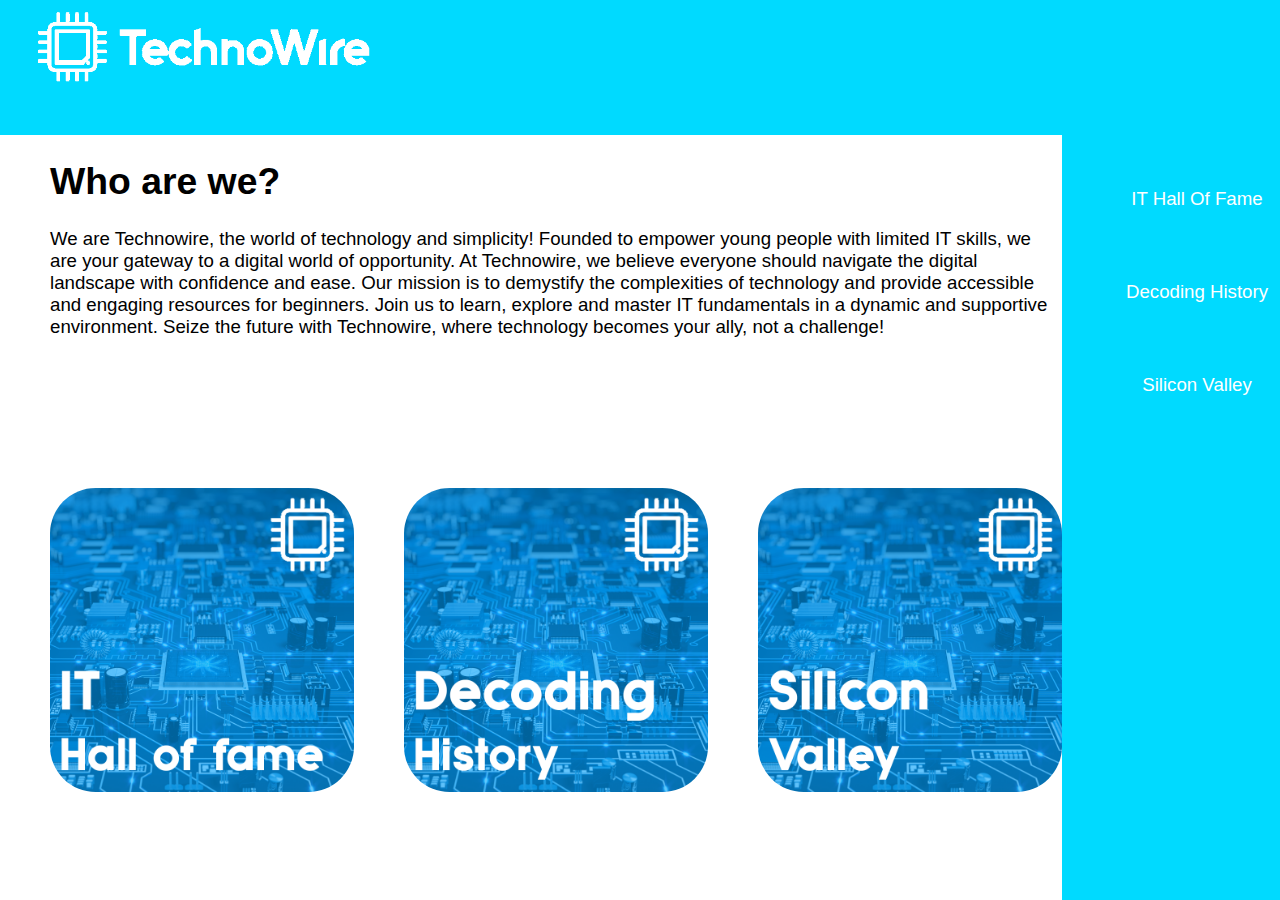
<file: index.html>
<!DOCTYPE html>
<html lang="en">
<head>
    <meta charset="UTF-8">
    <meta name="viewport" content="width=device-width, initial-scale=1.0">
    <link rel="stylesheet" href="style.css">
    <link rel="icon" type="image/x-icon" href="img/favicon.ico">
    <link href="https://fonts.cdnfonts.com/css/agency-fb" rel="stylesheet">
    <title>TechnoWire</title>
</head>
<body>
    <div class="container">
        <div class="header">
            <a href="index.html"><img src="img/TechnoWire_logo_white.png" class="headerimg"></a>
        </div>
        <div class="nav">
            <br>
            <a href="IT Hall Of Fame/IT_Hall_Of_Fame.html" class="navlinks"><p class="navtext">IT Hall Of Fame</p></a>
            <br>
            <a href="Decoding History/DH.html" class="navlinks"><p class="navtext">Decoding History</p></a>
            <br>
            <a href="SV/SV.html" class="navlinks"><p class="navtext">Silicon Valley</p></a>


        </div>
        <div class="info">
            <h1>Who are we?</h1>
            <p>We are Technowire, the world of technology and simplicity! Founded to empower young people with limited IT skills, we are your gateway to a digital world of opportunity. At Technowire, we believe everyone should navigate the digital landscape with confidence and ease. Our mission is to demystify the complexities of technology and provide accessible and engaging resources for beginners. Join us to learn, explore and master IT fundamentals in a dynamic and supportive environment. Seize the future with Technowire, where technology becomes your ally, not a challenge!</p>

        </div>
        <div class="foto1">
            <a href="IT Hall Of Fame/IT_Hall_Of_Fame.html"><img src="img/ict-hall-off-fame.png" class="foto1"></a>

        </div>
        <div class="foto2">
            <a href="Decoding History/DH.html"><img src="img/decoding-history.png" class="foto2"></a>

        </div>
        <div class="foto3">
            <a href="SV/SV.html"><img src="img/sillicon-valley.png" class="foto3"></a>

        </div>
      </div>
    
</body>
</html>
</file>
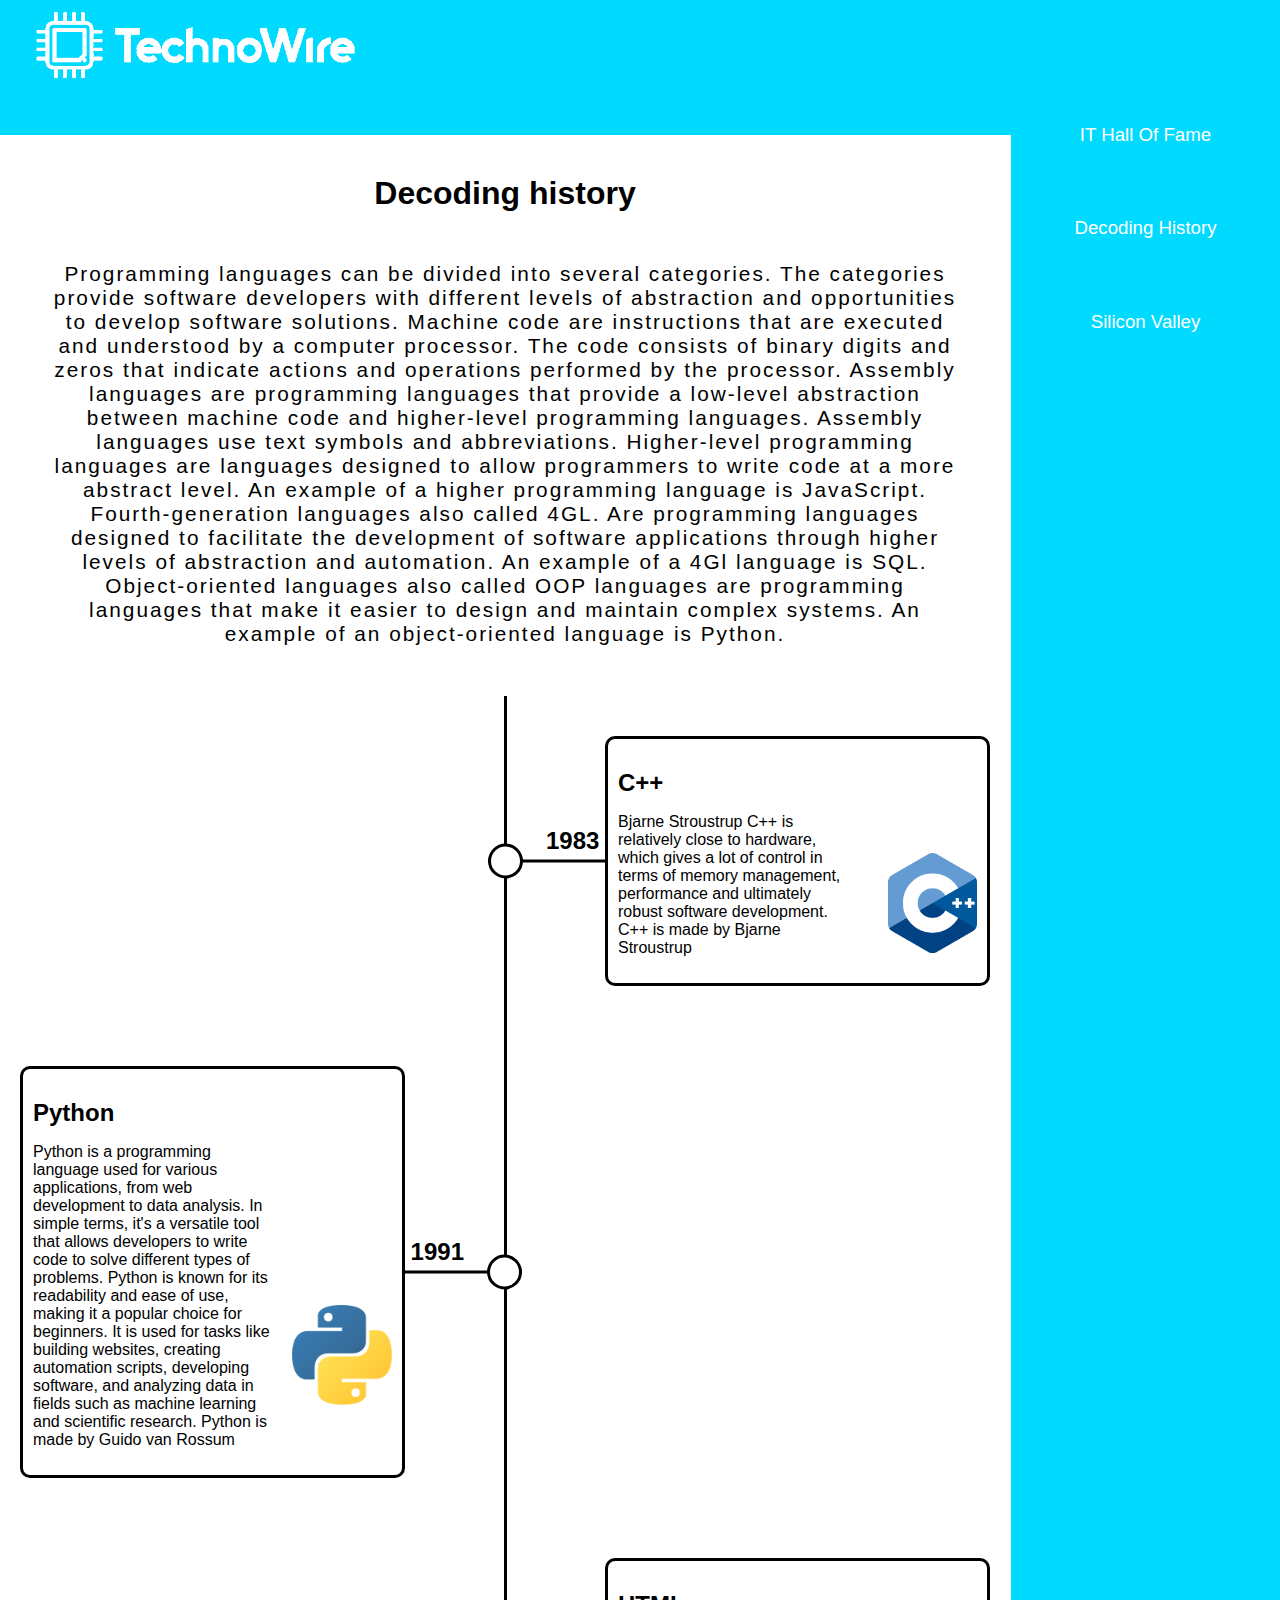
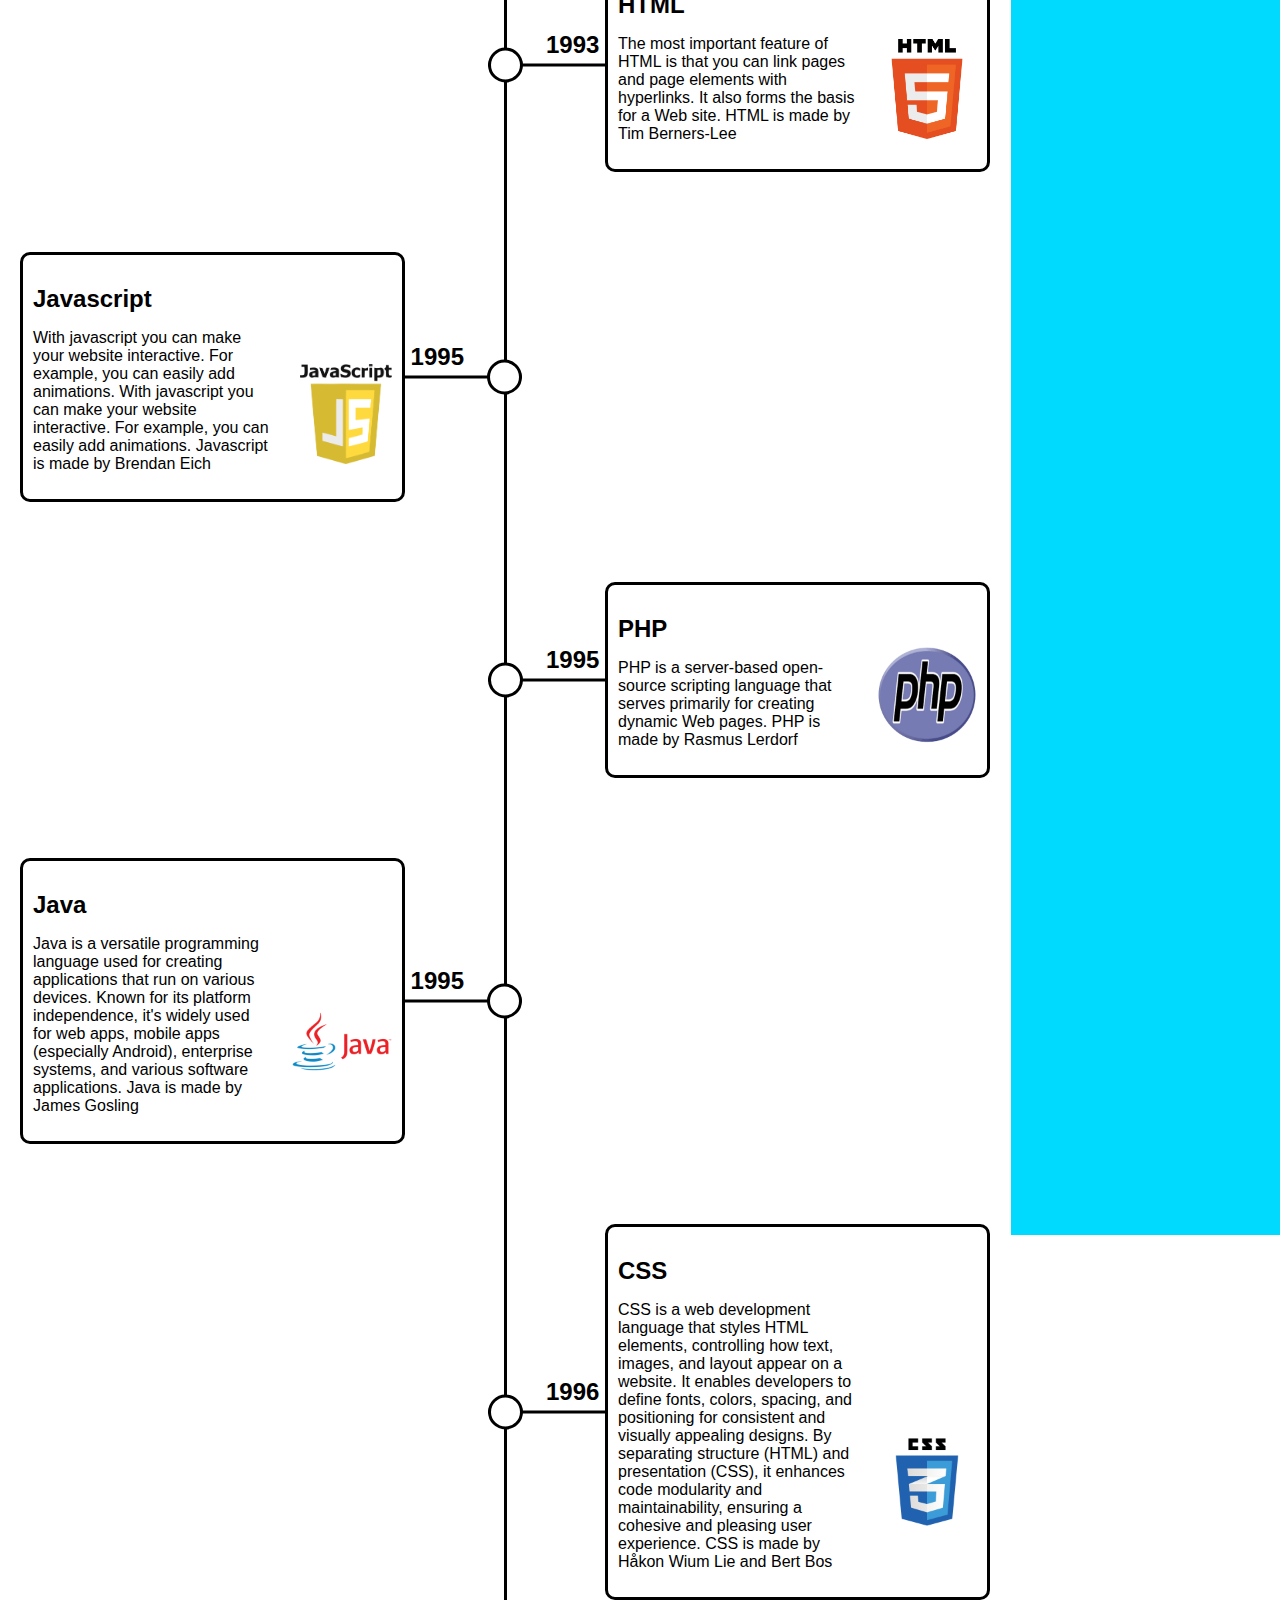
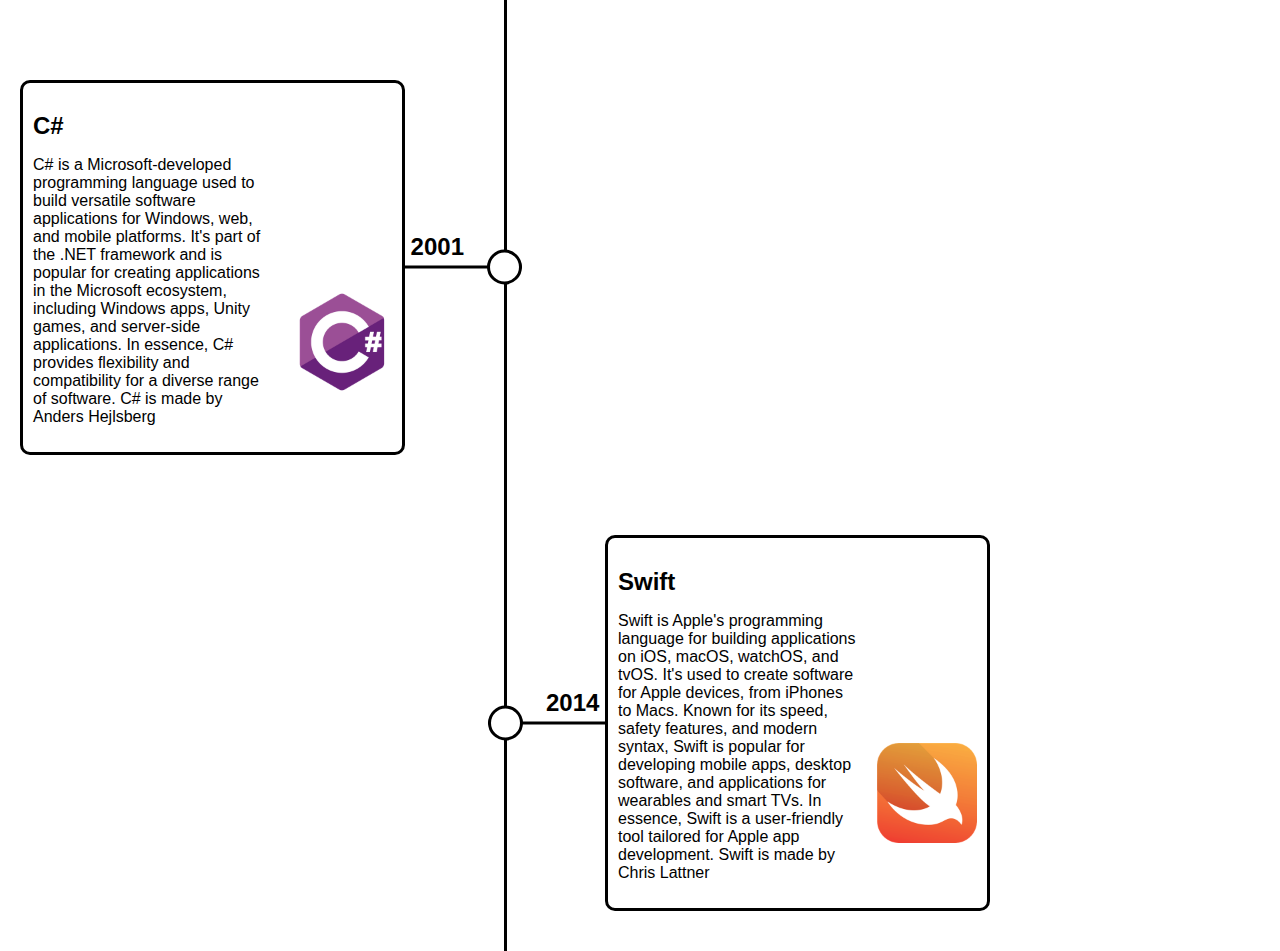
<file: Decoding History/DH.html>
<!DOCTYPE html>
<html lang="en">
<head>
    <meta charset="UTF-8">
    <meta name="viewport" content="width=device-width, initial-scale=1.0">
    <link href="DH.css" rel="stylesheet">
    <link rel="icon" type="image/x-icon" href="../img/favicon.ico">
    <link href="https://fonts.cdnfonts.com/css/agency-fb" rel="stylesheet">
    <title>IT Hall Of Fame</title>
</head>
<body>
   
        <div class="container">
            <div class="nav">
                <br>
            <a href="../IT Hall Of Fame/IT_Hall_Of_Fame.html" class="navlinks"><p class="navtext-bovenste">IT Hall Of Fame</p></a>
            <br>
            <a href="#" class="navlinks"><p class="navtext">Decoding History</p></a>
            <br>
            <a href="../SV/SV.html" class="navlinks"><p class="navtext">Silicon Valley</p></a>

            </div>
            <div class="header">
                <a href="../index.html"><img src="../img/TechnoWire_logo_white.png" class="headerimg"></a>
            </div>
            <div class="pagina">
                <div class="title">
                    <h1>Decoding history</h1>
                    <p>Programming languages can be divided into several categories. The categories provide software developers with different levels of abstraction and opportunities to develop software solutions.  Machine code are instructions that are executed and understood by a computer processor.
                       The code consists of binary digits and zeros that indicate actions and operations performed by the processor. Assembly languages are programming languages that provide a low-level abstraction between machine code and higher-level programming languages.  Assembly languages use text symbols and abbreviations. Higher-level programming languages are languages designed to allow programmers to write code at a more abstract level.  
                       An example of a higher programming language is JavaScript. Fourth-generation languages also called 4GL. Are programming languages designed to facilitate the development of software applications through higher levels of abstraction and automation. An example of a 4Gl language is SQL. Object-oriented languages also called OOP languages are programming languages that make it easier to design and maintain complex systems. An example of an object-oriented language is Python.
                    </p>
                </div>
            
                <div class="timeline">
                    <div class="checkpoint">
                        <h2 class="tijd-odd">1983</h2>

                        <div>
                            <h2>C++</h2>
                            <p class="text-hof">Bjarne Stroustrup C++ is relatively close to hardware, which gives a lot of control in terms of memory management, performance and ultimately robust software development. C++ is made by Bjarne Stroustrup</p> 
                            <img src="../img/ISO_C++_Logo.svg.png" class="img-hof">
                        </div>
                    </div>
                    <div class="checkpoint">
                            <div>
                                <h2 class="tijd-even">1991</h2>
                                <h2>Python</h2>
                                
                                <p class="text-hof">Python is a programming language used for various applications, from web development to data analysis. In simple terms, it's a versatile tool that allows developers to write code to solve different types of problems. Python is known for its readability and ease of use, making it a popular choice for beginners. It is used for tasks like building websites, creating automation scripts, developing software, and analyzing data in fields such as machine learning and scientific research. Python is made by Guido van Rossum </p>
                                <img src="../img/5848152fcef1014c0b5e4967.png" class="img-anders1">
                            </div>
                    </div>
                    
                    <div class="checkpoint">
                            <div>
                                <h2 class="tijd-odd">1993</h2>
                                <h2>HTML</h2>
                                
                                <p class="text-hof">The most important feature of HTML is that you can link pages and page elements with hyperlinks. It also forms the basis for a Web site. HTML is made by Tim Berners-Lee</p>
                                <img src="../img/HTML5_logo_black.svg.png" class="img-hof">
                            </div>
                    </div>
            
               <div class="checkpoint">
                <div>
                    <h2 class="tijd-even">1995</h2>
                    <h2>Javascript</h2>
                    <p class="text-hof">With javascript you can make your website interactive. For example, you can easily add animations. With javascript you can make your website interactive. For example, you can easily add animations. Javascript is made by Brendan Eich </p>
                    <img src="../img/JavaScript-Symbol-2.png" class="img-anders2">
                </div>
               </div>
            
               <div class="checkpoint">
                <div>
                    <h2 class="tijd-odd">1995</h2>
                    <h2>PHP</h2>
                    <p class="text-hof">PHP is a server-based open-source scripting language that serves primarily for creating dynamic Web pages. PHP is made by Rasmus Lerdorf</p>
                    <img src="../img/new-php-logo-removebg-preview.png" class="img-hof">
                </div>
               </div>
            
               <div class="checkpoint">
                <div>
                    <h2 class="tijd-even">1995</h2>
                    <h2>Java</h2>
                    <p class="text-hof">Java is a versatile programming language used for creating applications that run on various devices. Known for its platform independence, it's widely used for web apps, mobile apps (especially Android), enterprise systems, and various software applications. Java is made by James Gosling</p>
                    <img src="../img/62a86efa14a38cce0c371c11.png" class="img-anders3">
                </div>
               </div>
            
               <div class="checkpoint">
                <div>
                    <h2 class="tijd-odd">1996</h2>
                    <h2>CSS</h2>
                    <p class="text-hof">CSS is a web development language that styles HTML elements, controlling how text, images, and layout appear on a website. It enables developers to define fonts, colors, spacing, and positioning for consistent and visually appealing designs. By separating structure (HTML) and presentation (CSS), it enhances code modularity and maintainability, ensuring a cohesive and pleasing user experience. CSS is made by Håkon Wium Lie and Bert Bos</p>
                    <img src="../img/css3-logo-png-transparent.png" class="img-anders4">
                </div>
               </div>
            
               <div class="checkpoint">
                <div>
                    <h2 class="tijd-even">2001</h2>
                    <h2>C#</h2>
                    <p class="text-hof">C# is a Microsoft-developed programming language used to build versatile software applications for Windows, web, and mobile platforms. It's part of the .NET framework and is popular for creating applications in the Microsoft ecosystem, including Windows apps, Unity games, and server-side applications. In essence, C# provides flexibility and compatibility for a diverse range of software. C# is made by Anders Hejlsberg</p>
                    <img src="../img/1_A_Hg7NPIoARg0RmdsVapqg.png" class="img-anders5">
                </div>
               </div>
            
               <div class="checkpoint">
                <div>
                    <h2 class="tijd-odd">2014</h2>
                    <h2>Swift</h2>
                    <p class="text-hof">Swift is Apple's programming language for building applications on iOS, macOS, watchOS, and tvOS. It's used to create software for Apple devices, from iPhones to Macs. Known for its speed, safety features, and modern syntax, Swift is popular for developing mobile apps, desktop software, and applications for wearables and smart TVs. In essence, Swift is a user-friendly tool tailored for Apple app development. Swift is made by Chris Lattner</p>
                    <img src="../img/swift-logo-E9182990F5-seeklogo.com.png" class="img-anders4">
                </div>
               </div>
            
          </div>

         
    
</body>
</html>
</file>
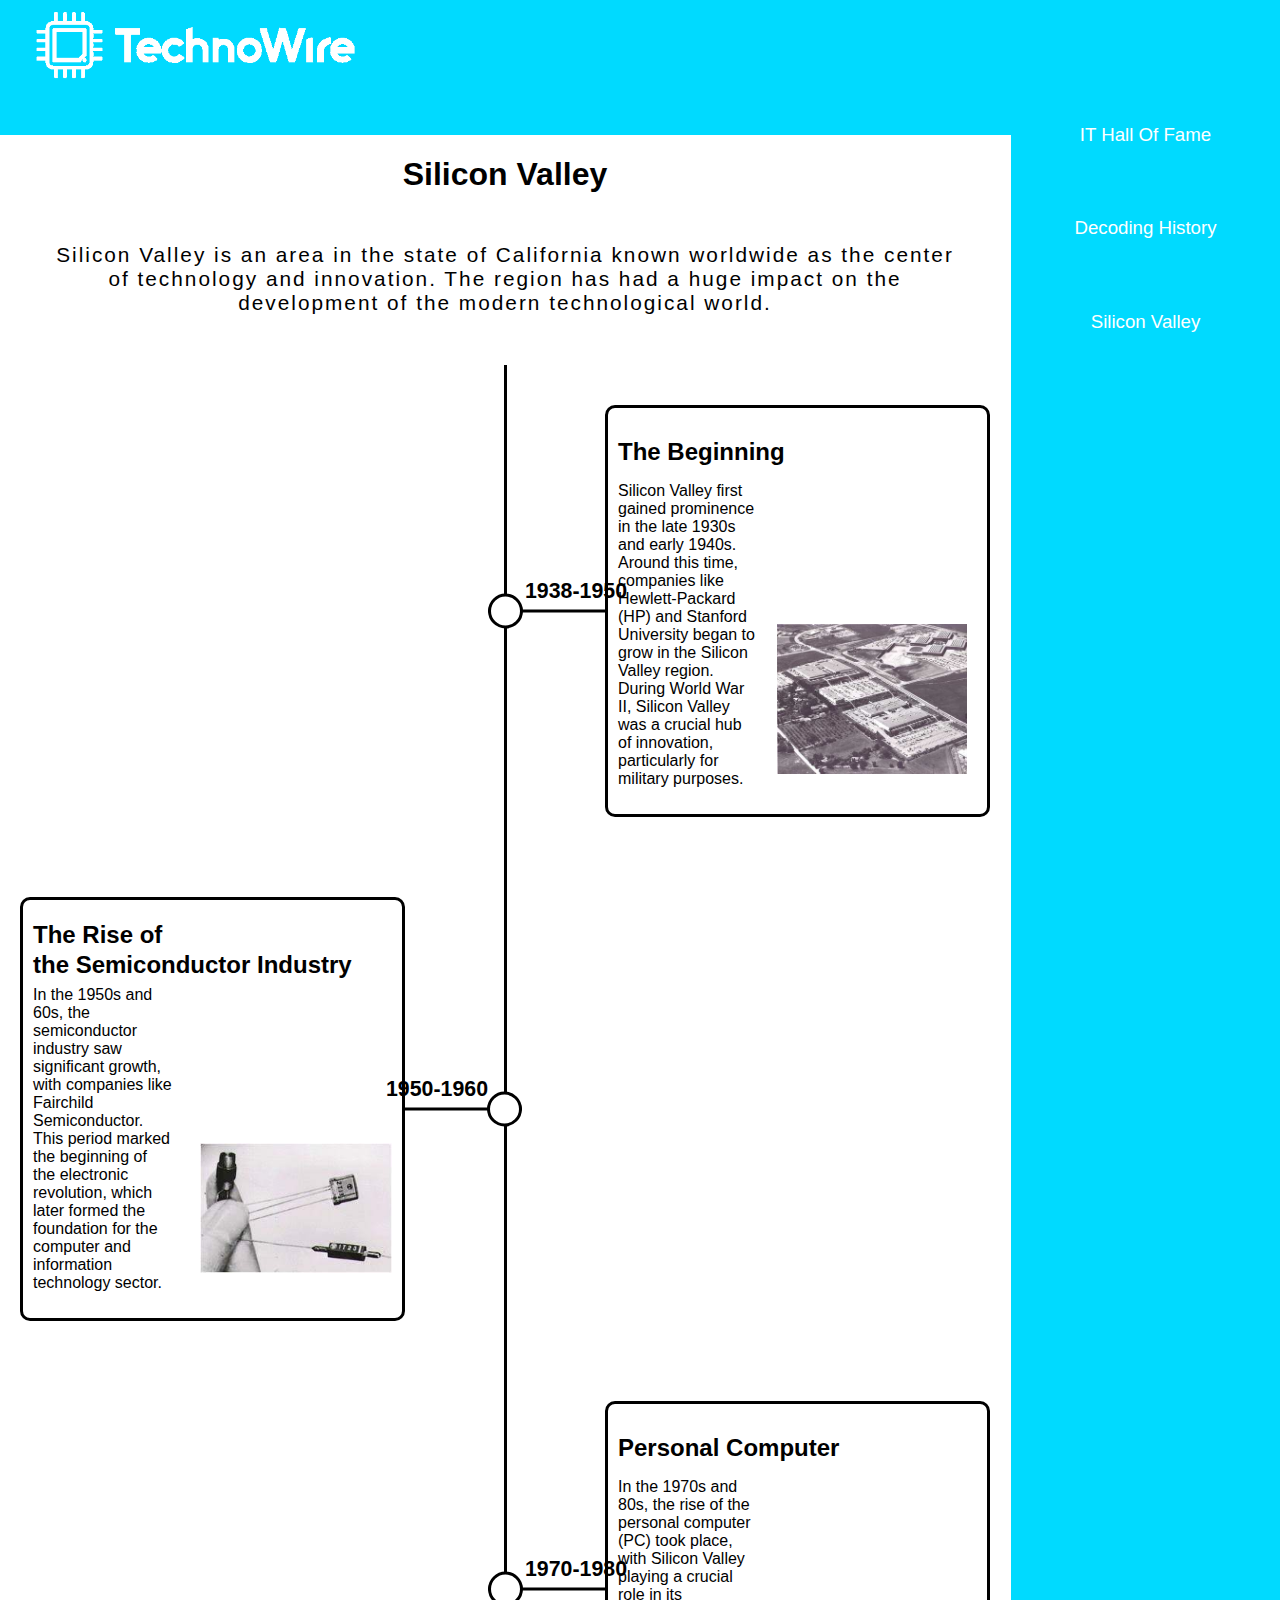
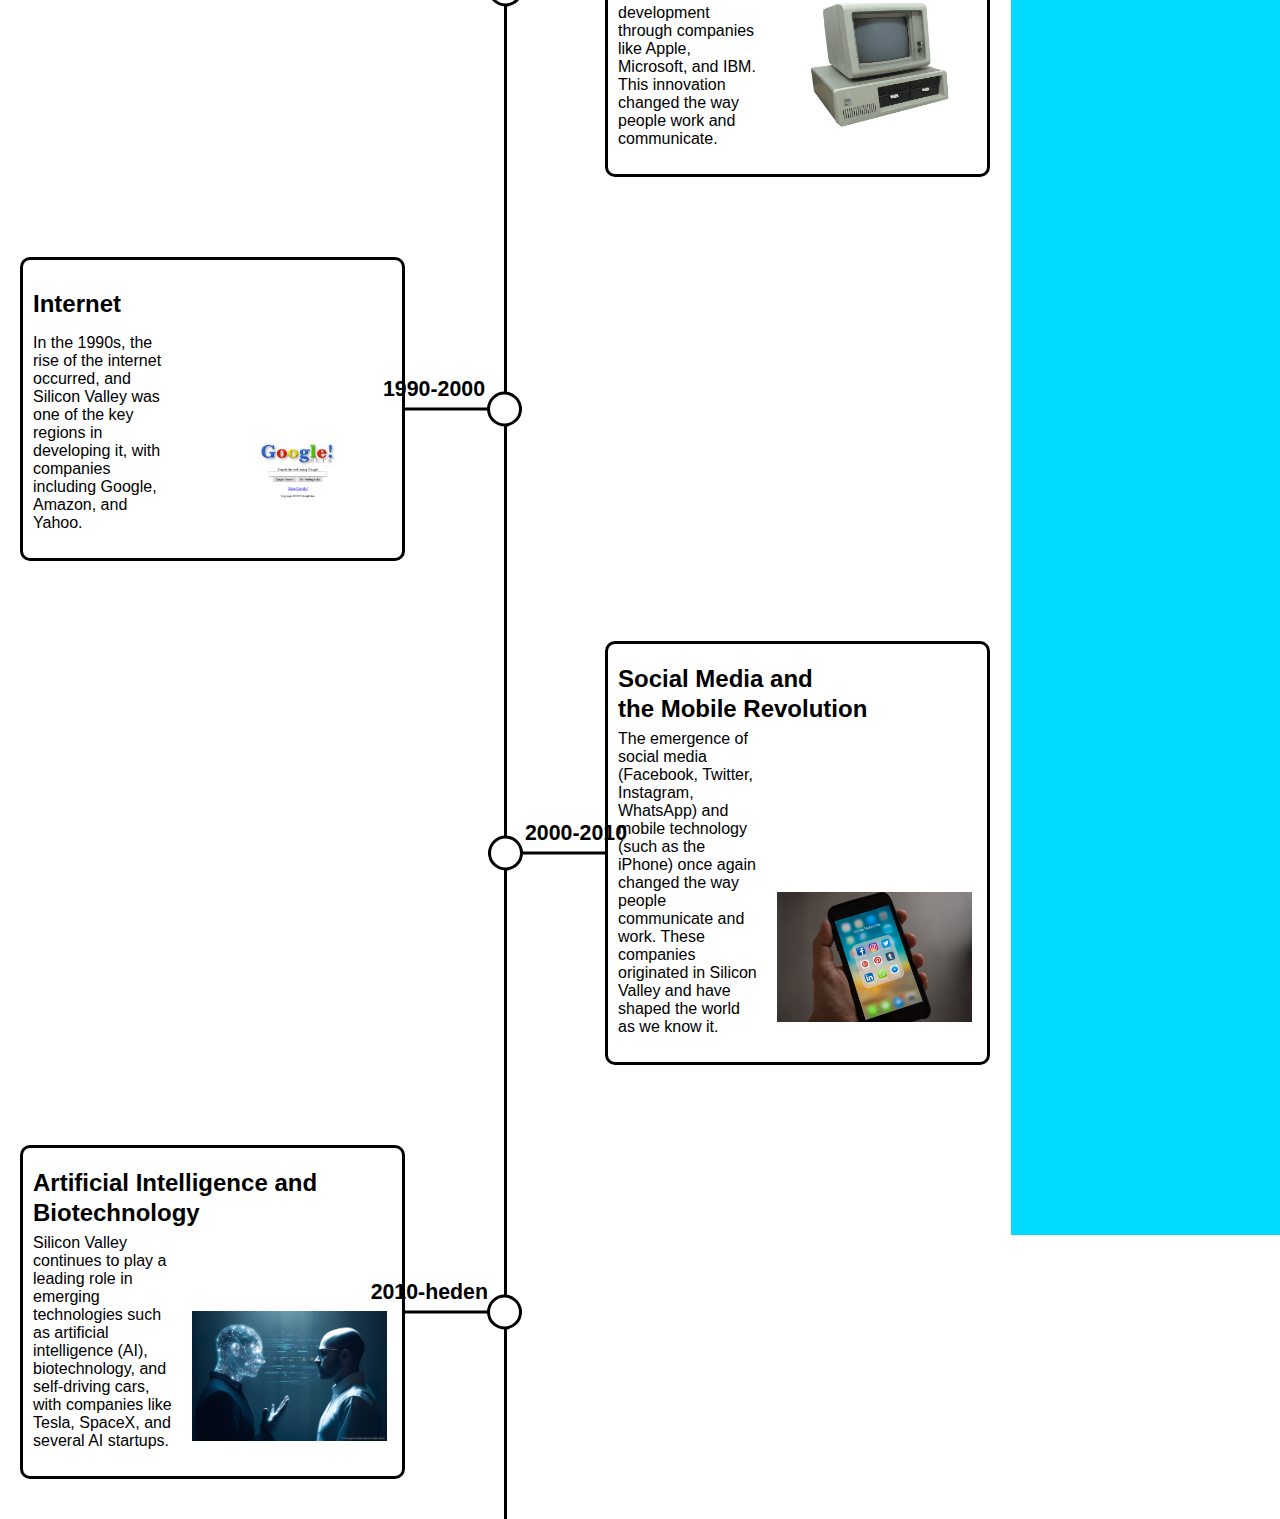
<file: SV/SV.html>
<!DOCTYPE html>
<html lang="en">
<head>
    <meta charset="UTF-8">
    <meta name="viewport" content="width=device-width, initial-scale=1.0">
    <link href="SV.css" rel="stylesheet">
    <link rel="icon" type="image/x-icon" href="../img/favicon.ico">
    <link href="https://fonts.cdnfonts.com/css/agency-fb" rel="stylesheet">
    <title>IT Hall Of Fame</title>
</head>
<body>
   
        <div class="container">
            <div class="nav">
                <br>
            <a href="../IT Hall Of Fame/IT_Hall_Of_Fame.html" class="navlinks"><p class="navtext-bovenste">IT Hall Of Fame</p></a>
            <br>
            <a href="../Decoding History/DH.html" class="navlinks"><p class="navtext">Decoding History</p></a>
            <br>
            <a href="#" class="navlinks"><p class="navtext">Silicon Valley</p></a>

            </div>
            <div class="header">
                <a href="../index.html"><img src="../img/TechnoWire_logo_white.png" class="headerimg"></a>
            </div>
            <div class="pagina">
                <div class="title">
                    <h1>Silicon Valley</h1>
                    <p>Silicon Valley is an area in the state of California known worldwide as the center of technology and innovation. The region has had a huge impact on the development of the modern technological world.</p>
                </div>
            
                <div class="timeline">
                    <div class="checkpoint">
                        <h2 class="tijd-odd">1938-1950</h2>

                        <div>
                            <h2>The Beginning</h2>
                            <p class="text-hof">Silicon Valley first gained prominence in the late 1930s and early 1940s. Around this time, companies like Hewlett-Packard (HP) and Stanford University began to grow in the Silicon Valley region. During World War II, Silicon Valley was a crucial hub of innovation, particularly for military purposes.</p> 
                            <img src="../img/siliconvalley1950.jpg" class="img-hof">
                        </div>
                    </div>
                    <div class="checkpoint">
                            <div>
                                <h2 class="tijd-even">1950-1960</h2>
                                <h2 class="tr">The Rise of</h2>
                                <h2 class="tr">the Semiconductor Industry</h2>
                                
                                <p class="text-hof">In the 1950s and 60s, the semiconductor industry saw significant growth, with companies like Fairchild Semiconductor. This period marked the beginning of the electronic revolution, which later formed the foundation for the computer and information technology sector.</p>
                                <img src="../img/semiconductor.png" class="img-hof2">
                            </div>
                    </div>
                    
                    <div class="checkpoint">
                            <div>
                                <h2 class="tijd-odd">1970-1980</h2>
                                <h2>Personal Computer</h2>
                                
                                <p class="text-hof">In the 1970s and 80s, the rise of the personal computer (PC) took place, with Silicon Valley playing a crucial role in its development through companies like Apple, Microsoft, and IBM. This innovation changed the way people work and communicate.</p>
                                <img src="../img/pc.png" class="img-hof2">
                            </div>
                    </div>
            
               <div class="checkpoint">
                <div>
                    <h2 class="tijd-even2">1990-2000</h2>
                    <h2>Internet</h2>
                    <p class="text-hof">In the 1990s, the rise of the internet occurred, and Silicon Valley was one of the key regions in developing it, with companies including Google, Amazon, and Yahoo.</p>
                    <img src="../img/google.png" class="img-hof3">
                </div>
               </div>
            
               <div class="checkpoint">
                <div>
                    <h2 class="tijd-odd">2000-2010</h2>
                    <h2 class="tr">Social Media and</h2>
                    <h2 class="tr">the Mobile Revolution</h2>
                    <p class="text-hof">The emergence of social media (Facebook, Twitter, Instagram, WhatsApp) and mobile technology (such as the iPhone) once again changed the way people communicate and work. These companies originated in Silicon Valley and have shaped the world as we know it.</p>
                    <img src="../img/socialmedia.jpg" class="img-hof4">
                </div>
               </div>
            
               <div class="checkpoint">
                <div>
                    <h2 class="tijd-even3">2010-heden</h2>
                    <h2 class="tr">Artificial Intelligence and</h2>
                    <h2 class="tr">Biotechnology</h2>
                    <p class="text-hof">Silicon Valley continues to play a leading role in emerging technologies such as artificial intelligence (AI), biotechnology, and self-driving cars, with companies like Tesla, SpaceX, and several AI startups.</p>
                    <img src="../img/ai.jpg" class="img-hof5">
                </div>
               </div>
            
               
          </div>

         
    
</body>
</html>
</file>
<file: style.css>
.container {  display: grid;
    grid-template-columns: 1fr 1fr 1.1fr 270px;
    grid-template-rows: 0.4fr 1.2fr 1.4fr;
    gap: 0px 0px;
    grid-auto-flow: row;
    grid-template-areas:
      "header header header header"
      "info info info nav"
      "foto1 foto2 foto3 nav";
  }
  
  .header {
     grid-area: header;
     background: #00DAFF;
     height: 15vh;
     }
  
  .nav {
     grid-area: nav;
     background: #00DAFF; 
     text-align: center;
     font-family: 'Agency FB', sans-serif;
     font-size: 30px;
     height: 85vh;
     
    }
  
  .info {
     grid-area: info; 
     font-family: 'Agency FB', sans-serif;
     margin-left: 50px;
     margin-right: 10px;
     font-size: 14pt;
    }

   
  
  .foto1 {
     grid-area: foto1; 
     height: 19em;
     margin-left: 25px;
     border-radius: 15%;
     transition: transform .5s;
    
    }
  
  .foto2 {
     grid-area: foto2; 
     height: 19em;
     margin-left: 25px;
     border-radius: 15%;
     transition: transform .5s;
    }
  
  .foto3 {
     grid-area: foto3;
     height: 19em;
     margin-left: 25px;
     border-radius: 15%;
     transition: transform .5s;
    }

  
    
    .foto1:hover {
      transform: scale(1.05);
      
    }

    
    
    .foto2:hover {
      transform: scale(1.05);
    }

  
    
    .foto3:hover {
      transform: scale(1.05);
    }

    .headerimg {
      float: left;
      width: 30%;
    }

    body {
        margin: 0;
    }

    .navtext {
      color: white;
      
      font-size: 14pt;
      transition: transform .5s;
    }

    .navtext:hover {
      color: darkblue;
    }

    .navtext-bovenste:hover {
      color: darkblue;
    }

    .navlinks {
      text-decoration: none;
    }
</file>
<file: Decoding History/DH.css>
.container {  display: grid;
  grid-template-columns: 1fr 1fr 1.1fr 270px;
  grid-template-rows: 0.1fr 1.2fr 1.4fr;
  gap: 0px 0px;
  grid-auto-flow: row;
  grid-template-areas:
    "header header header header"
    "pagina pagina pagina nav"
    "pagina pagina pagina nav";
}

.nav { grid-area: nav; }

.header { grid-area: header; }

.pagina { grid-area: pagina; }

  
  .header {
     grid-area: header;
     background: #00DAFF;
     height: 15vh;
     overflow: hidden;
     }
  
  .nav {
     grid-area: nav;
     background: #00DAFF; 
     text-align: center;
     font-family: 'Agency FB', sans-serif;
     font-size: 30px;
     height: 315vh;
     overflow: hidden;
     position: fixed;
     right: 0;
     width: 269px;
  }
  
  

    .headerimg {
      float: left;
      width: 30%;
      overflow: hidden;
    }

    body {
        margin: 0;
        
    }

    .navtext-bovenste {
      margin-top: 90px;
      color: white;
      font-size: 14pt;
    }

    .navtext {
      color: white;
      font-size: 14pt;
    }

    .navlinks {
      text-decoration: none;
    }

    .pagina {
      margin: 0;
      background-color: white;
      padding: 2em;
      color: black;
      font-family: 'Agency FB', sans-serif;
  }
  
  .pagina::before {
      content: '';
      position: absolute;
      top: 0;
      left: 0;
      width: 100%;
      height: 100%;
      z-index: -1;
      position: fixed;
      
  }
  
  .pagina {
      margin: 0;
      padding: 0;
      
  }
  
  h2 {
      margin-bottom: 0.5em;
  
  }
  
  .title {
      text-align: center;
  }
  
  .title p {
      color: black;
      font-size: 1.3em;
      letter-spacing: 2px;
      margin: 50px;
  }


.timeline .checkpoint {
  box-sizing: border-box;
  width: calc(50% - 100px);
  padding: 40px 0;
  position: relative;
}

.timeline .checkpoint > div {
  border: 3px solid black;
  padding: 10px;
  border-radius: 10px;
}

.timeline .checkpoint:nth-child(odd) {
  margin-left: calc(50% + 100px);
}

.timeline .checkpoint:before {
  content: " ";
  display: block;
  border-radius: 50%;
  background: white;
  border: 3px solid black;
  width: 35px;
  height: 35px;
  position: absolute;
  top: 50%;
  transform: translateY(-50%);
  box-sizing: border-box;
  z-index: 100;
}
.timeline .checkpoint:nth-child(odd):before {
  left: -117px;
}
.timeline .checkpoint:nth-child(even):before {
  right: -117px;
}

.timeline .checkpoint:after {
  content: " ";
  display: block;
  height: 3px;
  background: black;
  position: absolute;
  top: 50%;
  transform: translateY(-50%);
  width: 117px;
}
.timeline .checkpoint:nth-child(odd):after {
  left: -117px;
}
.timeline .checkpoint:nth-child(even):after {
  right: -117px;
}

.img-hof {
  height: 100px;
  float: right;
  margin-top: -120px;
}

.img-anders1 {
  height: 100px;
  float: right;
  margin-top: -160px;
}


.img-anders2 {
  height: 100px;
  float: right;
  margin-top: -125px;
}

.img-anders3 {
  height: 100px;
  float: right;
  margin-top: -140px;
}

.img-anders4 {
  height: 100px;
  float: right;
  margin-top: -155px;
}

.img-anders5 {
  height: 100px;
  float: right;
  margin-top: -150px;
}

.text-hof {
  text-align: left;
  margin-right: 120px;
}

.tijd-odd {
  position: absolute;
  top: 50%;
  transform: translateY(-50%);
  margin: 0;
  margin-top: -20px;
  left: -59px;
}

.tijd-even {
  position: absolute;
  top: 50%;
  transform: translateY(-50%);
  margin: 0;
  margin-top: -20px;
  right: -59px;
 }
.timeline {
  position: relative;
  padding: 0 20px;
}
.timeline:before {
  content: " ";
  display: block;
  position: absolute;
  left: calc(50% - 1.5px);
  width: 3px;
  height: 100%;
  background: black;
}

.navtext:hover {
  color: darkblue;
}
.navtext-bovenste:hover {
  color: darkblue;
}


@media (max-width: 768px)  {
  .container {  display: grid;
    grid-template-columns: 1fr 1fr 1fr;
    grid-template-rows: 0.4fr 1.3fr 1.3fr;
    gap: 0px 0px;
    grid-auto-flow: row;
    grid-template-areas:
    "header header header"
    "pagina pagina pagina"
    "pagina pagina pagina";
  }
  

  .nav {
    display: none;
  }

  .headerimg {
      display: block;
      margin-left: auto;
      margin-right: auto;
      width: 55%;
  }

  .header {
    width: 100vh;
  }




  .title {
    text-align: center;
    margin-top: 0px;
    max-width: 85%;
}

.title p {
    color: black;
    font-size: 1.3em;
    letter-spacing: 2px;
    margin: 25px;
}

h1 {
  margin-top: -500px;
}

.timeline .checkpoint:nth-child(odd):after {
  left: -255px;
}
.timeline .checkpoint:nth-child(even):after {
  right: 470px;
}
  
.timeline .checkpoint:nth-child(odd):before {
  left: -255px;
}
.timeline .checkpoint:nth-child(even):before {
  right: 570px;
}
.timeline {
  position: relative;
  padding: 0 20px;
}
.timeline:before {
  content: " ";
  display: block;
  position: absolute;
  left: 30px;
  width: 3px;
  height: 100%;
  background: black;
}

.text-hof {
  text-align: right;
  margin-right: 0px;
  
}
.timeline .checkpoint:nth-child(odd) {
  margin-left: 250px;
  width: 350px;
  height: 500px;
}
.timeline .checkpoint:nth-child(even) {
  margin-left: 250px;
  width: 350px;
  height: 500px;
}
.tijd-odd {
  left: -195px;
}

.tijd-even {
  right: -195px;
 }
}
</file>
<file: SV/SV.css>
.container {  display: grid;
  grid-template-columns: 1fr 1fr 1.1fr 270px;
  grid-template-rows: 0.1fr 1.2fr 1.4fr;
  gap: 0px 0px;
  grid-auto-flow: row;
  grid-template-areas:
    "header header header header"
    "pagina pagina pagina nav"
    "pagina pagina pagina nav";
}

.nav { grid-area: nav; }

.header { grid-area: header; }

.pagina { grid-area: pagina; }

  
  .header {
     grid-area: header;
     background: #00DAFF;
     height: 15vh;
     overflow: hidden;
     }
  
  .nav {
     grid-area: nav;
     background: #00DAFF; 
     text-align: center;
     font-family: 'Agency FB', sans-serif;
     font-size: 30px;
     height: 315vh;
     overflow: hidden;
     position: fixed;
     right: 0;
     width: 269px;
  }
  
  

    .headerimg {
      float: left;
      width: 30%;
      overflow: hidden;
    }

    body {
        margin: 0;
        
    }

    .navtext-bovenste {
      margin-top: 90px;
      color: white;
      font-size: 14pt;
    }

    .navtext {
      color: white;
      font-size: 14pt;
    }

    .navlinks {
      text-decoration: none;
    }

    .pagina {
      margin: 0;
      background-color: white;
      padding: 2em;
      color: black;
      font-family: 'Agency FB', sans-serif;
  }
  
  .pagina::before {
      content: '';
      position: absolute;
      top: 0;
      left: 0;
      width: 100%;
      height: 100%;
      z-index: -1;
      position: fixed;
      
  }
  
  .pagina {
      margin: 0;
      padding: 0;
      
  }
  
  h2 {
      margin-bottom: 0.5em;
  
  }
  
  .title {
      text-align: center;
  }
  
  .title p {
      color: black;
      font-size: 1.3em;
      letter-spacing: 2px;
      margin: 50px;
  }


.timeline .checkpoint {
  box-sizing: border-box;
  width: calc(50% - 100px);
  padding: 40px 0;
  position: relative;
}

.timeline .checkpoint > div {
  border: 3px solid black;
  padding: 10px;
  border-radius: 10px;
}

.timeline .checkpoint:nth-child(odd) {
  margin-left: calc(50% + 100px);
}

.timeline .checkpoint:before {
  content: " ";
  display: block;
  border-radius: 50%;
  background: white;
  border: 3px solid black;
  width: 35px;
  height: 35px;
  position: absolute;
  top: 50%;
  transform: translateY(-50%);
  box-sizing: border-box;
  z-index: 100;
}
.timeline .checkpoint:nth-child(odd):before {
  left: -117px;
}
.timeline .checkpoint:nth-child(even):before {
  right: -117px;
}

.timeline .checkpoint:after {
  content: " ";
  display: block;
  height: 3px;
  background: black;
  position: absolute;
  top: 50%;
  transform: translateY(-50%);
  width: 117px;
}
.timeline .checkpoint:nth-child(odd):after {
  left: -117px;
}
.timeline .checkpoint:nth-child(even):after {
  right: -117px;
}


.img-hof {
  height: 150px;
  float: right;
  margin-right: 10px;
  margin-top: -180px;
}

.img-hof2 {
  height: 130px;
  float: right;
  margin-right: 0px;
  margin-top: -165px;
}

.img-hof3 {
  height: 130px;
  float: right;
  margin-right: 5px;
  margin-top: -120px;
}

.img-hof4 {
  height: 130px;
  float: right;
  margin-right: 5px;
  margin-top: -160px;
}

.img-hof5 {
  height: 130px;
  float: right;
  margin-right: 5px;
  margin-top: -155px;
}

.tr {
  line-height: 10px;
}

.text-hof {
  text-align: left;
  margin-right: 220px;
}

.tijd-odd {
  position: absolute;
  top: 50%;
  transform: translateY(-50%);
  margin: 0;
  margin-top: -20px;
  font-size: 16pt;
  left: -80px;
}

.tijd-even {
  position: absolute;
  top: 50%;
  transform: translateY(-50%);
  margin: 0;
  margin-top: -20px;
  font-size: 16pt;
  right: -83px;
 }

 .tijd-even2 {
  position: absolute;
  top: 50%;
  transform: translateY(-50%);
  margin: 0;
  margin-top: -20px;
  font-size: 16pt;
  right: -80px;
 }

 .tijd-even3 {
  position: absolute;
  top: 50%;
  transform: translateY(-50%);
  margin: 0;
  margin-top: -20px;
  font-size: 16pt;
  right: -83px;
 }
.timeline {
  position: relative;
  padding: 0 20px;
}
.timeline:before {
  content: " ";
  display: block;
  position: absolute;
  left: calc(50% - 1.5px);
  width: 3px;
  height: 100%;
  background: black;
}

.navtext:hover {
  color: darkblue;
}

.navtext-bovenste:hover {
  color: darkblue;
}
</file>
